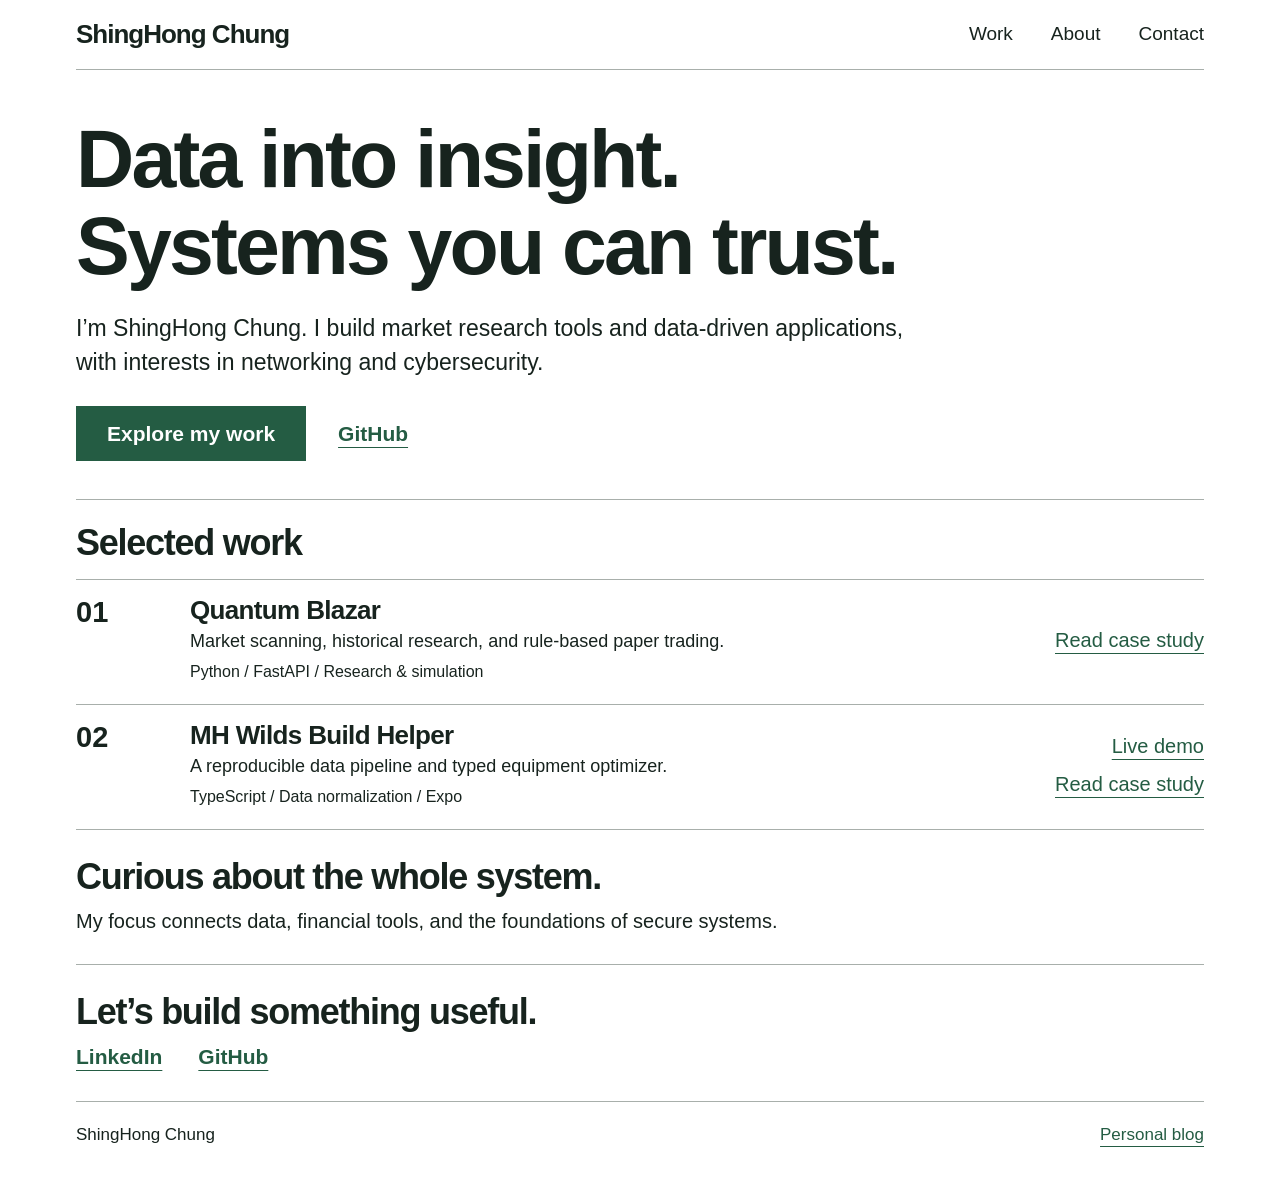
<file: site/index.html>
<!doctype html>
<html lang="en">
<head>
  <meta charset="utf-8">
  <meta name="viewport" content="width=device-width, initial-scale=1">
  <meta name="description" content="ShingHong Chung's portfolio: market research tools, data pipelines, and practical applications.">
  <meta name="theme-color" content="#245c43">
  <title>ShingHong Chung — Data &amp; Fintech Portfolio</title>
  <link rel="icon" href="./favicon.svg" type="image/svg+xml">
  <link rel="stylesheet" href="./styles.css">
</head>
<body>
  <a class="skip-link" href="#main">Skip to content</a>
  <div class="container">
    <header class="header">
      <a class="brand" href="./">ShingHong Chung</a>
      <nav aria-label="Main navigation"><a href="#work">Work</a><a href="#about">About</a><a href="#contact">Contact</a></nav>
    </header>
    <main id="main">
      <section class="hero" aria-labelledby="intro">
        <h1 id="intro">Data into insight.<br>Systems you can trust.</h1>
        <p>I’m ShingHong Chung. I build market research tools and data-driven applications,<br class="desktop-break"> with interests in networking and cybersecurity.</p>
        <div class="actions"><a class="button" href="#work">Explore my work</a><a href="https://github.com/shinhchung">GitHub</a></div>
      </section>
      <section id="work" aria-labelledby="work-title">
        <h2 id="work-title" class="work-heading">Selected work</h2>
        <article class="project">
          <span class="number" aria-hidden="true">01</span>
          <div><h3>Quantum Blazar</h3><p>Market scanning, historical research, and rule-based paper trading.</p><p class="tech">Python / FastAPI / Research &amp; simulation</p></div>
          <a class="project-link" href="./case-studies/quantum-blazar.html" aria-label="Read Quantum Blazar case study">Read case study</a>
        </article>
        <article class="project">
          <span class="number" aria-hidden="true">02</span>
          <div><h3>MH Wilds Build Helper</h3><p>A reproducible data pipeline and typed equipment optimizer.</p><p class="tech">TypeScript / Data normalization / Expo</p></div>
          <div class="project-links"><a class="project-link" href="https://me.hnghd.com/mh-wilds-build-helper/" aria-label="Try MH Wilds Build Helper live demo">Live demo</a><a class="project-link" href="./case-studies/data-pipeline.html" aria-label="Read MH Wilds Build Helper case study">Read case study</a></div>
        </article>
      </section>
      <section id="about" class="band" aria-labelledby="about-title"><h2 id="about-title">Curious about the whole system.</h2><p>My focus connects data, financial tools, and the foundations of secure systems.</p></section>
      <section id="contact" class="band" aria-labelledby="contact-title"><h2 id="contact-title">Let’s build something useful.</h2><div class="contact-links"><a href="https://www.linkedin.com/in/shinhchung/">LinkedIn</a><a href="https://github.com/shinhchung">GitHub</a></div></section>
    </main>
    <footer><span>ShingHong Chung</span><a href="https://me.hnghd.com/">Personal blog</a></footer>
  </div>
</body>
</html>
</file>
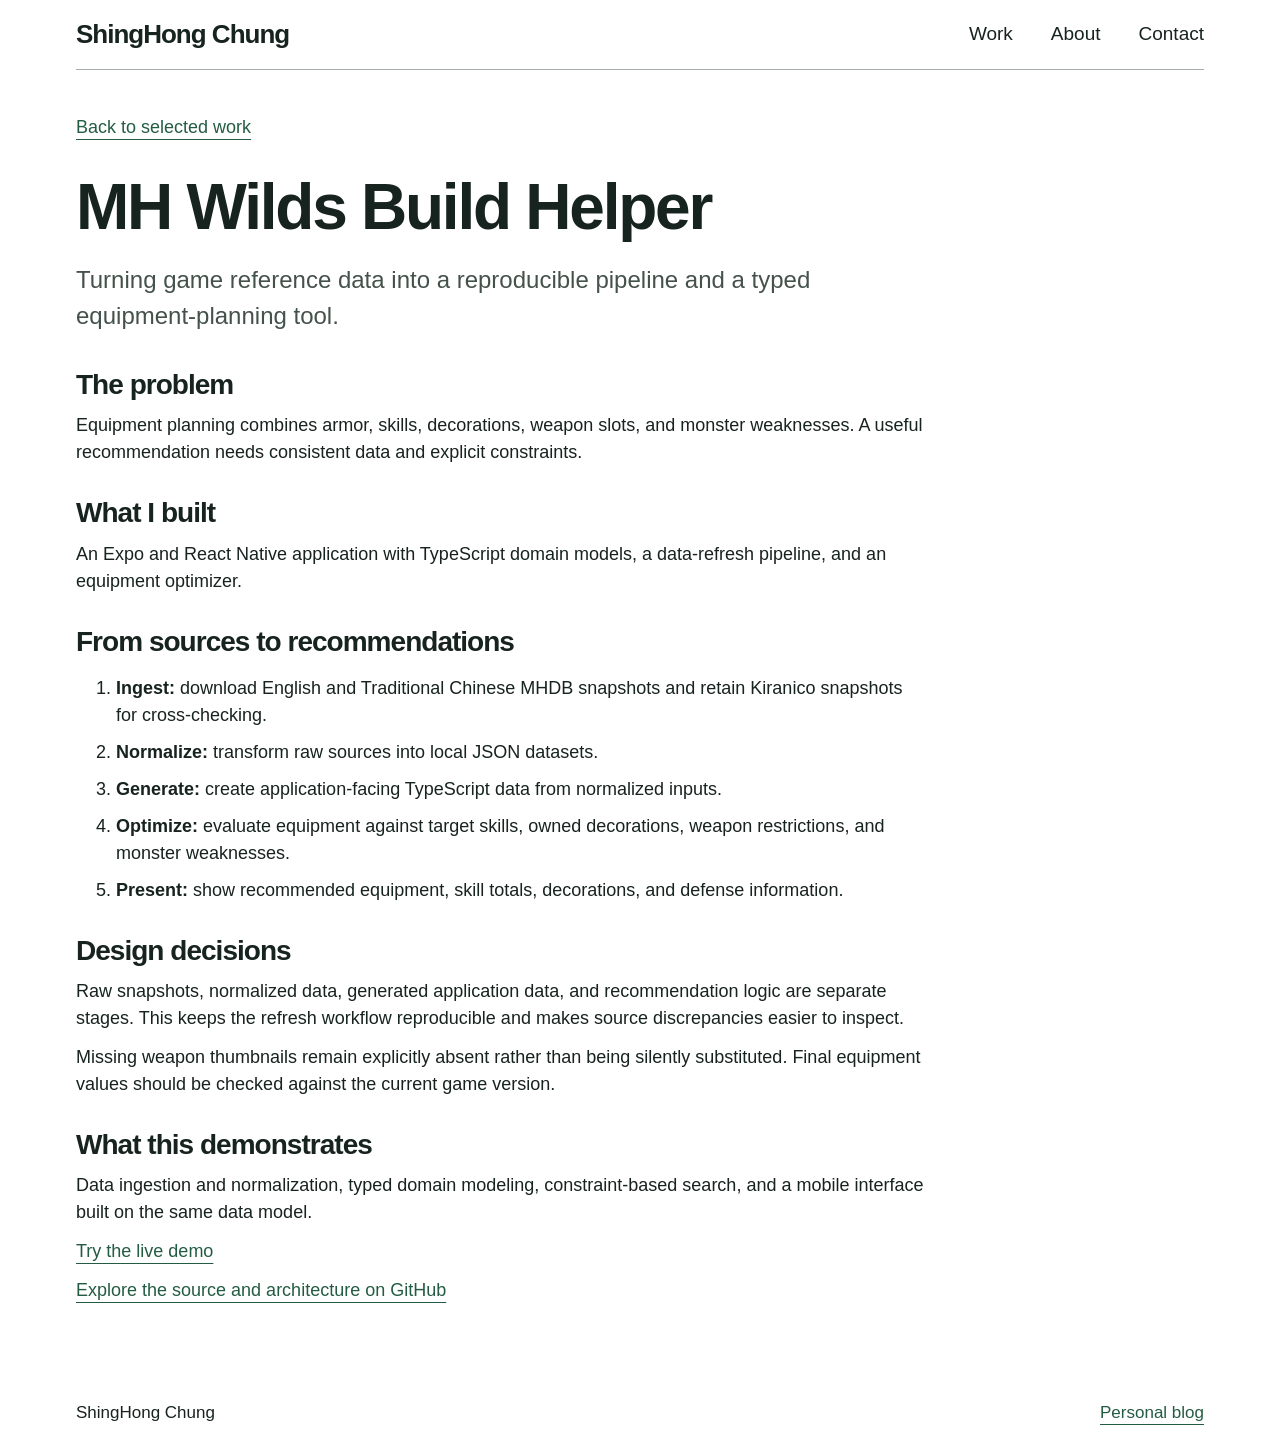
<file: site/case-studies/data-pipeline.html>
<!doctype html>
<html lang="en"><head><meta charset="utf-8"><meta name="viewport" content="width=device-width, initial-scale=1"><title>MH Wilds Data Pipeline — ShingHong Chung</title><meta name="description" content="A reproducible data pipeline and TypeScript equipment optimizer built for MH Wilds."><link rel="icon" href="../favicon.svg" type="image/svg+xml"><link rel="stylesheet" href="../styles.css"></head>
<body><a class="skip-link" href="#main">Skip to content</a><div class="container"><header class="header"><a class="brand" href="../">ShingHong Chung</a><nav aria-label="Main navigation"><a href="../#work">Work</a><a href="../#about">About</a><a href="../#contact">Contact</a></nav></header>
<main id="main" class="case"><a class="back" href="../#work">Back to selected work</a><h1>MH Wilds Build Helper</h1><p class="lead">Turning game reference data into a reproducible pipeline and a typed equipment-planning tool.</p>
<h2>The problem</h2><p>Equipment planning combines armor, skills, decorations, weapon slots, and monster weaknesses. A useful recommendation needs consistent data and explicit constraints.</p>
<h2>What I built</h2><p>An Expo and React Native application with TypeScript domain models, a data-refresh pipeline, and an equipment optimizer.</p>
<h2>From sources to recommendations</h2><ol><li><strong>Ingest:</strong> download English and Traditional Chinese MHDB snapshots and retain Kiranico snapshots for cross-checking.</li><li><strong>Normalize:</strong> transform raw sources into local JSON datasets.</li><li><strong>Generate:</strong> create application-facing TypeScript data from normalized inputs.</li><li><strong>Optimize:</strong> evaluate equipment against target skills, owned decorations, weapon restrictions, and monster weaknesses.</li><li><strong>Present:</strong> show recommended equipment, skill totals, decorations, and defense information.</li></ol>
<h2>Design decisions</h2><p>Raw snapshots, normalized data, generated application data, and recommendation logic are separate stages. This keeps the refresh workflow reproducible and makes source discrepancies easier to inspect.</p><p>Missing weapon thumbnails remain explicitly absent rather than being silently substituted. Final equipment values should be checked against the current game version.</p>
<h2>What this demonstrates</h2><p>Data ingestion and normalization, typed domain modeling, constraint-based search, and a mobile interface built on the same data model.</p>
<p><a href="https://me.hnghd.com/mh-wilds-build-helper/">Try the live demo</a></p><p><a href="https://github.com/shinhchung/mh-wilds-build-helper">Explore the source and architecture on GitHub</a></p></main><footer><span>ShingHong Chung</span><a href="https://me.hnghd.com/">Personal blog</a></footer></div></body></html>
</file>
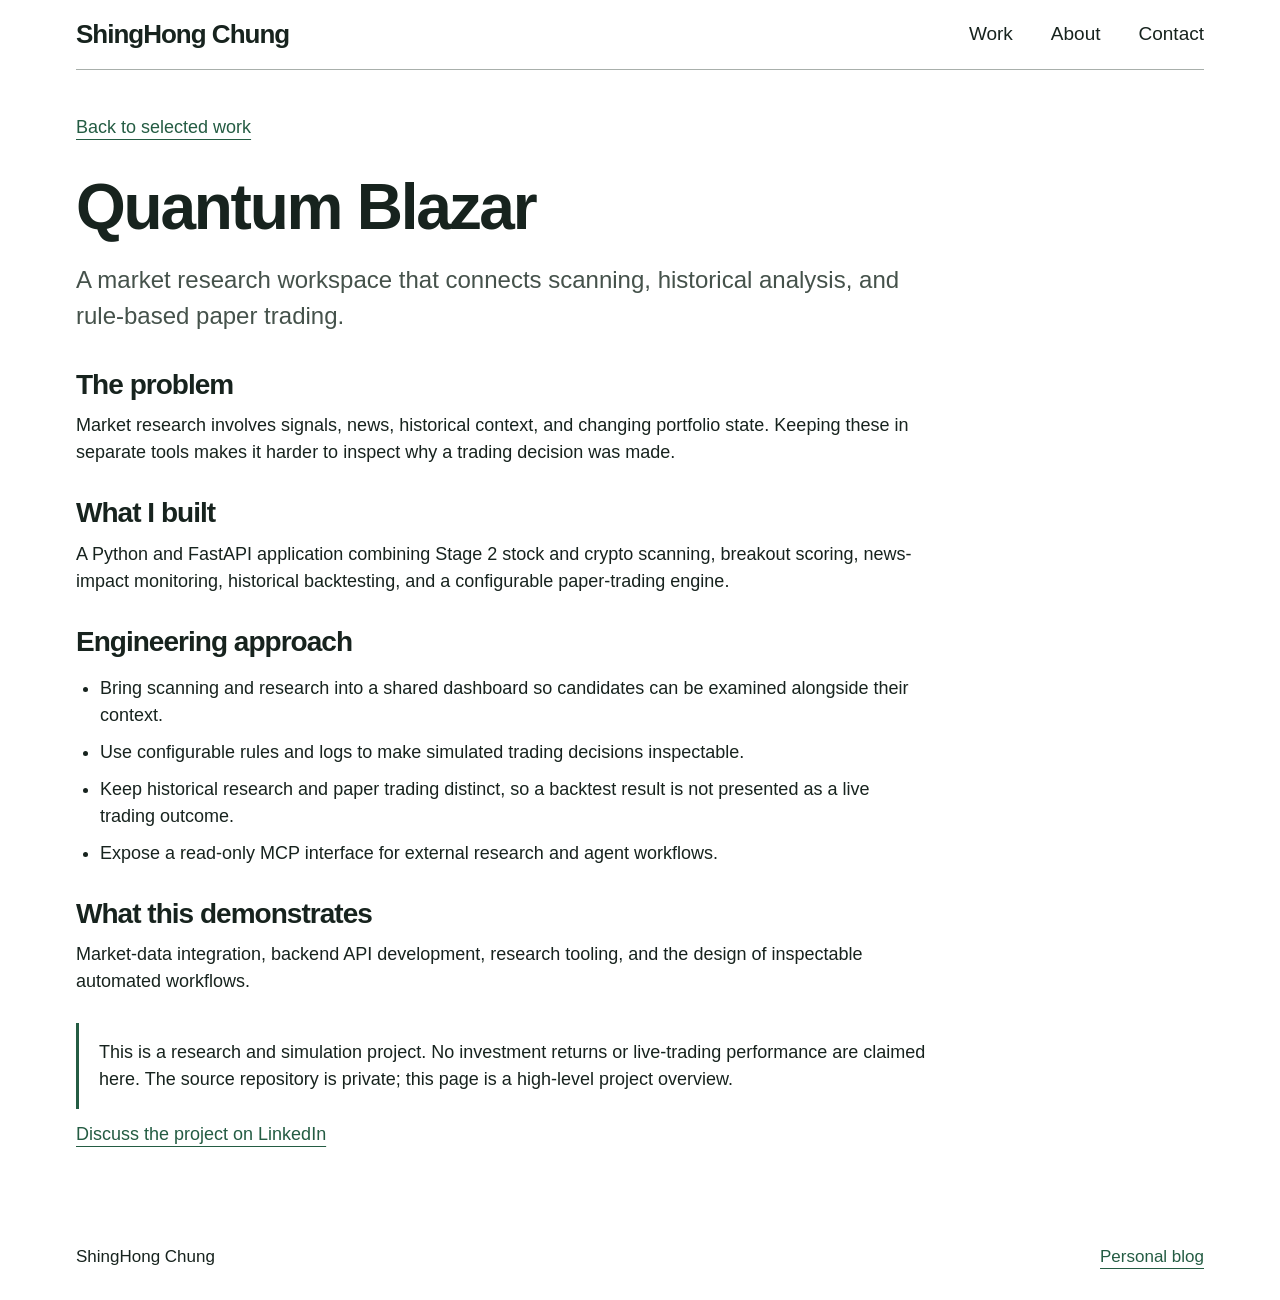
<file: site/case-studies/quantum-blazar.html>
<!doctype html>
<html lang="en"><head><meta charset="utf-8"><meta name="viewport" content="width=device-width, initial-scale=1"><title>Quantum Blazar — ShingHong Chung</title><meta name="description" content="A project overview of a Python market scanner, historical research workspace, and paper-trading engine."><link rel="icon" href="../favicon.svg" type="image/svg+xml"><link rel="stylesheet" href="../styles.css"></head>
<body><a class="skip-link" href="#main">Skip to content</a><div class="container"><header class="header"><a class="brand" href="../">ShingHong Chung</a><nav aria-label="Main navigation"><a href="../#work">Work</a><a href="../#about">About</a><a href="../#contact">Contact</a></nav></header>
<main id="main" class="case"><a class="back" href="../#work">Back to selected work</a><h1>Quantum Blazar</h1><p class="lead">A market research workspace that connects scanning, historical analysis, and rule-based paper trading.</p>
<h2>The problem</h2><p>Market research involves signals, news, historical context, and changing portfolio state. Keeping these in separate tools makes it harder to inspect why a trading decision was made.</p>
<h2>What I built</h2><p>A Python and FastAPI application combining Stage 2 stock and crypto scanning, breakout scoring, news-impact monitoring, historical backtesting, and a configurable paper-trading engine.</p>
<h2>Engineering approach</h2><ul><li>Bring scanning and research into a shared dashboard so candidates can be examined alongside their context.</li><li>Use configurable rules and logs to make simulated trading decisions inspectable.</li><li>Keep historical research and paper trading distinct, so a backtest result is not presented as a live trading outcome.</li><li>Expose a read-only MCP interface for external research and agent workflows.</li></ul>
<h2>What this demonstrates</h2><p>Market-data integration, backend API development, research tooling, and the design of inspectable automated workflows.</p>
<div class="context"><p>This is a research and simulation project. No investment returns or live-trading performance are claimed here. The source repository is private; this page is a high-level project overview.</p></div>
<p><a href="https://www.linkedin.com/in/shinhchung/">Discuss the project on LinkedIn</a></p></main><footer><span>ShingHong Chung</span><a href="https://me.hnghd.com/">Personal blog</a></footer></div></body></html>
</file>
<file: site/styles.css>
:root{color-scheme:light;--ink:#17231e;--accent:#245c43;--muted:#45524b;--line:#a8afab;--bg:#fff;font-family:Arial,Helvetica,sans-serif;color:var(--ink);background:var(--bg);font-synthesis:none}
*{box-sizing:border-box}
html{scroll-behavior:smooth;scroll-padding-top:24px}
body{margin:0;font-size:18px;line-height:1.5}
a{color:var(--accent);text-underline-offset:6px;text-decoration-thickness:1px}
a:hover{text-decoration-thickness:2px}
a:focus-visible{outline:3px solid var(--accent);outline-offset:6px}
.container{max-width:1240px;margin:auto;padding:0 56px}
.header{display:flex;align-items:center;justify-content:space-between;gap:24px;min-height:70px;border-bottom:1px solid var(--line)}
.brand{font-size:26px;font-weight:750;letter-spacing:-1px;color:var(--ink);text-decoration:none}
nav{display:flex;gap:38px}nav a{color:var(--ink);font-size:19px;text-decoration:none}nav a:hover{text-decoration:underline}
h1,h2,h3,p{margin:0}h1,h2,h3{line-height:1.08;letter-spacing:-.035em}
h1{font-size:clamp(48px,6.3vw,84px);font-weight:750}
.hero{padding:46px 0 38px;border-bottom:1px solid var(--line)}
.hero p{font-size:23px;line-height:1.45;margin-top:22px;max-width:1050px}
.actions{display:flex;align-items:center;gap:32px;margin-top:27px;font-size:21px;font-weight:700}
.button{display:inline-block;color:#fff;background:var(--accent);padding:11px 30px;text-decoration:none;border:1px solid var(--accent)}
.button:hover{background:#193f2f;text-decoration:none}
h2{font-size:36px;font-weight:750}.work-heading{padding:24px 0 16px}
.project{display:grid;grid-template-columns:90px minmax(0,1fr) auto;gap:24px;align-items:center;border-top:1px solid var(--line);padding:16px 0 20px}
.project:last-child{border-bottom:1px solid var(--line)}
.number{font-size:29px;font-weight:700;align-self:start;line-height:1.15}
h3{font-size:26px;font-weight:750;letter-spacing:-.025em}
.project p{margin-top:4px;font-size:18px}.project .tech{font-size:16px;margin-top:5px}
.project-link{font-size:20px;white-space:nowrap}
.project-links{display:flex;flex-direction:column;align-items:flex-end;gap:8px}
.band{padding:28px 0;border-bottom:1px solid var(--line)}.band p{font-size:20px;margin-top:9px}
.contact-links{display:flex;gap:36px;margin-top:9px;font-size:21px;font-weight:700}
footer{display:flex;justify-content:space-between;gap:24px;padding:20px 0 30px;font-size:17px}
.skip-link{position:absolute;top:-80px;left:16px;padding:10px;background:#fff;z-index:2}.skip-link:focus{top:8px}
.case{max-width:850px;padding:44px 0 64px}.back{display:inline-block;margin-bottom:32px}
.case h1{font-size:clamp(40px,5vw,64px)}.case .lead{font-size:24px;color:var(--muted);margin:20px 0 36px}
.case h2{font-size:28px;margin:32px 0 12px}.case p{margin:12px 0}.case ul{padding-left:24px}.case li{margin:10px 0}.case code{font-size:.9em;overflow-wrap:anywhere}.case .context{border-left:3px solid var(--accent);padding:4px 0 4px 20px;margin-top:28px}.case a{overflow-wrap:anywhere}
@media(min-width:1500px){.container{max-width:1360px}h1{font-size:90px}}
@media(max-width:900px){.container{padding:0 28px}h1{font-size:clamp(46px,7vw,66px)}.hero p{font-size:21px}.desktop-break{display:none}.project{grid-template-columns:44px minmax(0,1fr);gap:12px}.project-link{grid-column:2;font-size:18px}.project-links{grid-column:2;align-items:flex-start;gap:10px}.brand{font-size:23px}nav{gap:24px}h2{font-size:32px}}
@media(max-width:540px){.container{padding:0 22px}.header{align-items:flex-start;flex-direction:column;gap:14px;padding:19px 0;min-height:0}.brand{font-size:24px}nav{gap:30px}nav a{font-size:16px}.hero{padding:36px 0 32px}h1{font-size:clamp(38px,9.8vw,52px);letter-spacing:-.045em}.hero p{font-size:19px;margin-top:20px}.actions{gap:24px;font-size:17px}.button{padding:12px 18px}h2{font-size:29px}.work-heading{padding:26px 0 18px}.project{padding:22px 0;row-gap:14px;column-gap:10px;grid-template-columns:32px minmax(0,1fr)}.number{font-size:23px}h3{font-size:23px;line-height:1.15}.project p{font-size:17px;line-height:1.5}.project .tech{font-size:14px;color:var(--muted)}.band{padding:28px 0}.band p{font-size:18px}.contact-links{font-size:19px}footer{font-size:14px;gap:12px}.case{padding-top:28px}.case .lead{font-size:21px}}
@media(prefers-reduced-motion:reduce){html{scroll-behavior:auto}}
</file>
